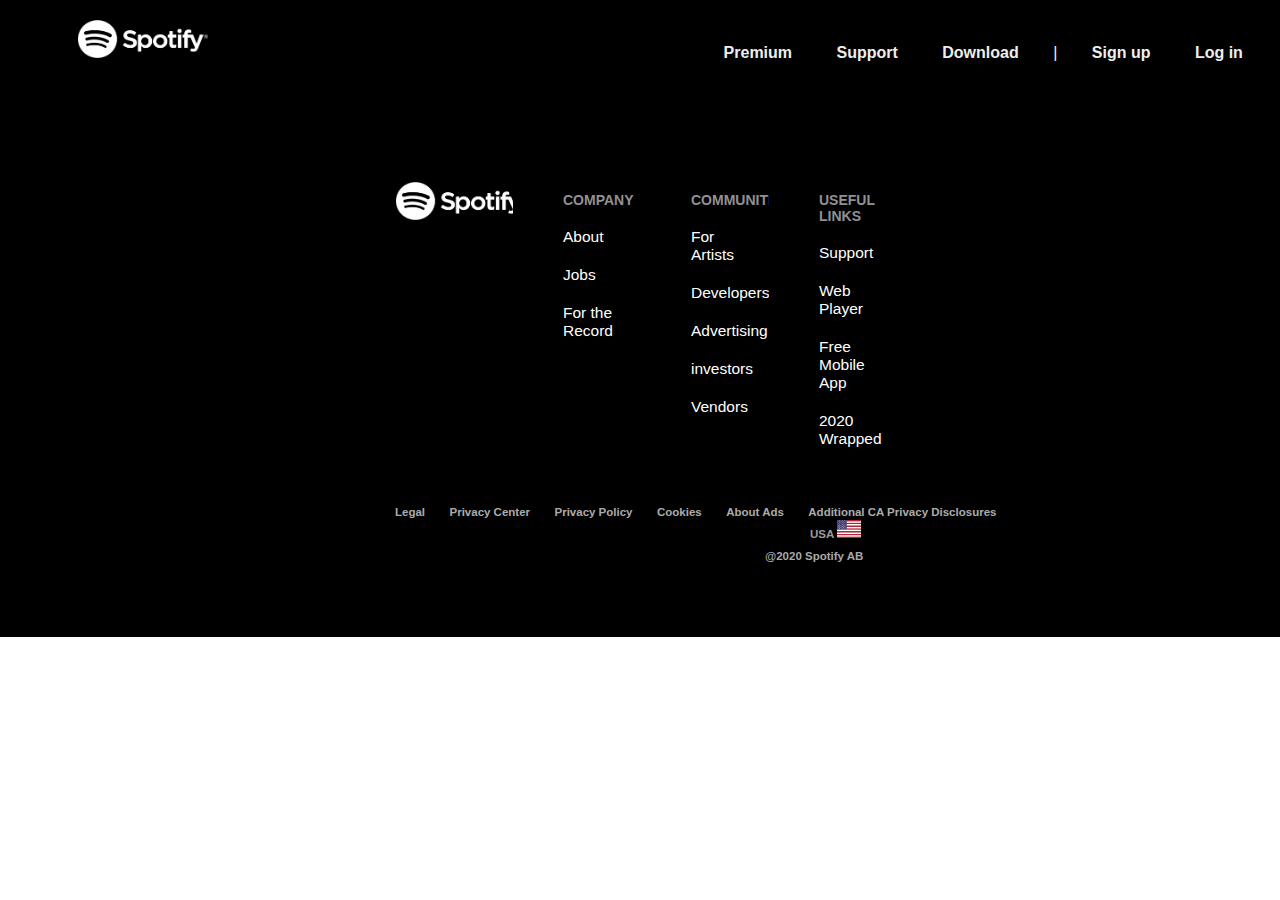
<file: CIS4160 Final Project/index.html>
<!DOCTYPE html>
<html lang="en">
<head>
    <meta charset="UTF-8">
    <meta name="viewport" content="width=device-width, initial-scale=1.0">
    <title>Spotify Replica</title>
    <link rel="stylesheet" href="style.css">
</head>
<body>
    <header>
        <div class="container">
            <ul class="header-nav">
                <a class="header-menu" href="index.html"><img class = "header-logo" src="images/Spotify_Logo_CMYK_White.png"></a>
                <a class="header-menu" href="">Premium</a>
                <a class="header-menu" href="">Support</a>
                <a class="header-menu" href="">Download</a>
                <a class="divider">|</a>
                <a class="header-menu" href="">Sign up</a>
                <a class="header-menu" href="">Log in</a>
            </ul>
        </div>
    </header>

    <footer>
        <div class="footer-container">
            <div class="footer-child"><a href="index.html"><img src="images/Spotify_Logo_CMYK_White.png"></a></div>
            <div class="footer-child">
                <ul class="footer-nav">
                    <p>COMPANY</p>
                    <a class="footer-menu" href="#">About</a>
                    <a class="footer-menu" href="#">Jobs</a>
                    <a class="footer-menu" href="#">For the Record</a>
                </ul>
            </div>
            <div class="footer-child">
                <ul class="footer-nav">
                    <p>COMMUNITIES</p>
                    <a class="footer-menu" href="#">For Artists</a>
                    <a class="footer-menu" href="#">Developers</a>
                    <a class="footer-menu" href="#">Advertising</a>
                    <a class="footer-menu" href="#">investors</a>
                    <a class="footer-menu" href="#">Vendors</a>
                </ul>
            </div>
            <div class="footer-child">
                <ul class="footer-nav">
                    <p>USEFUL LINKS</p>
                    <a class="footer-menu" href="#">Support</a>
                    <a class="footer-menu" href="#">Web Player</a>
                    <a class="footer-menu" href="#">Free Mobile App</a>
                    <a class="footer-menu" href="#">2020 Wrapped</a>
                </ul>
            </div>
        </div>
        
        <div class="footer-bot">
            <ul class="footer-info">
                <a class="footer-legal" href="#">Legal</a>
                <a class="footer-legal" href="#">Privacy Center</a>
                <a class="footer-legal" href="#">Privacy Policy</a>
                <a class="footer-legal" href="#">Cookies</a>
                <a class="footer-legal" href="#">About Ads</a>
                <a class="footer-legal" href="#">Additional CA Privacy Disclosures</a>
                <div class="Region">
                    <a class="Region-text" href="#">USA
                        <img class="us-flag" src="images/usflag.png"></a>
                    <p>@2020 Spotify AB</p>
                </div>
                                
            </ul>
        </div>
        
        
    </footer>
</body>
</html>
</file>
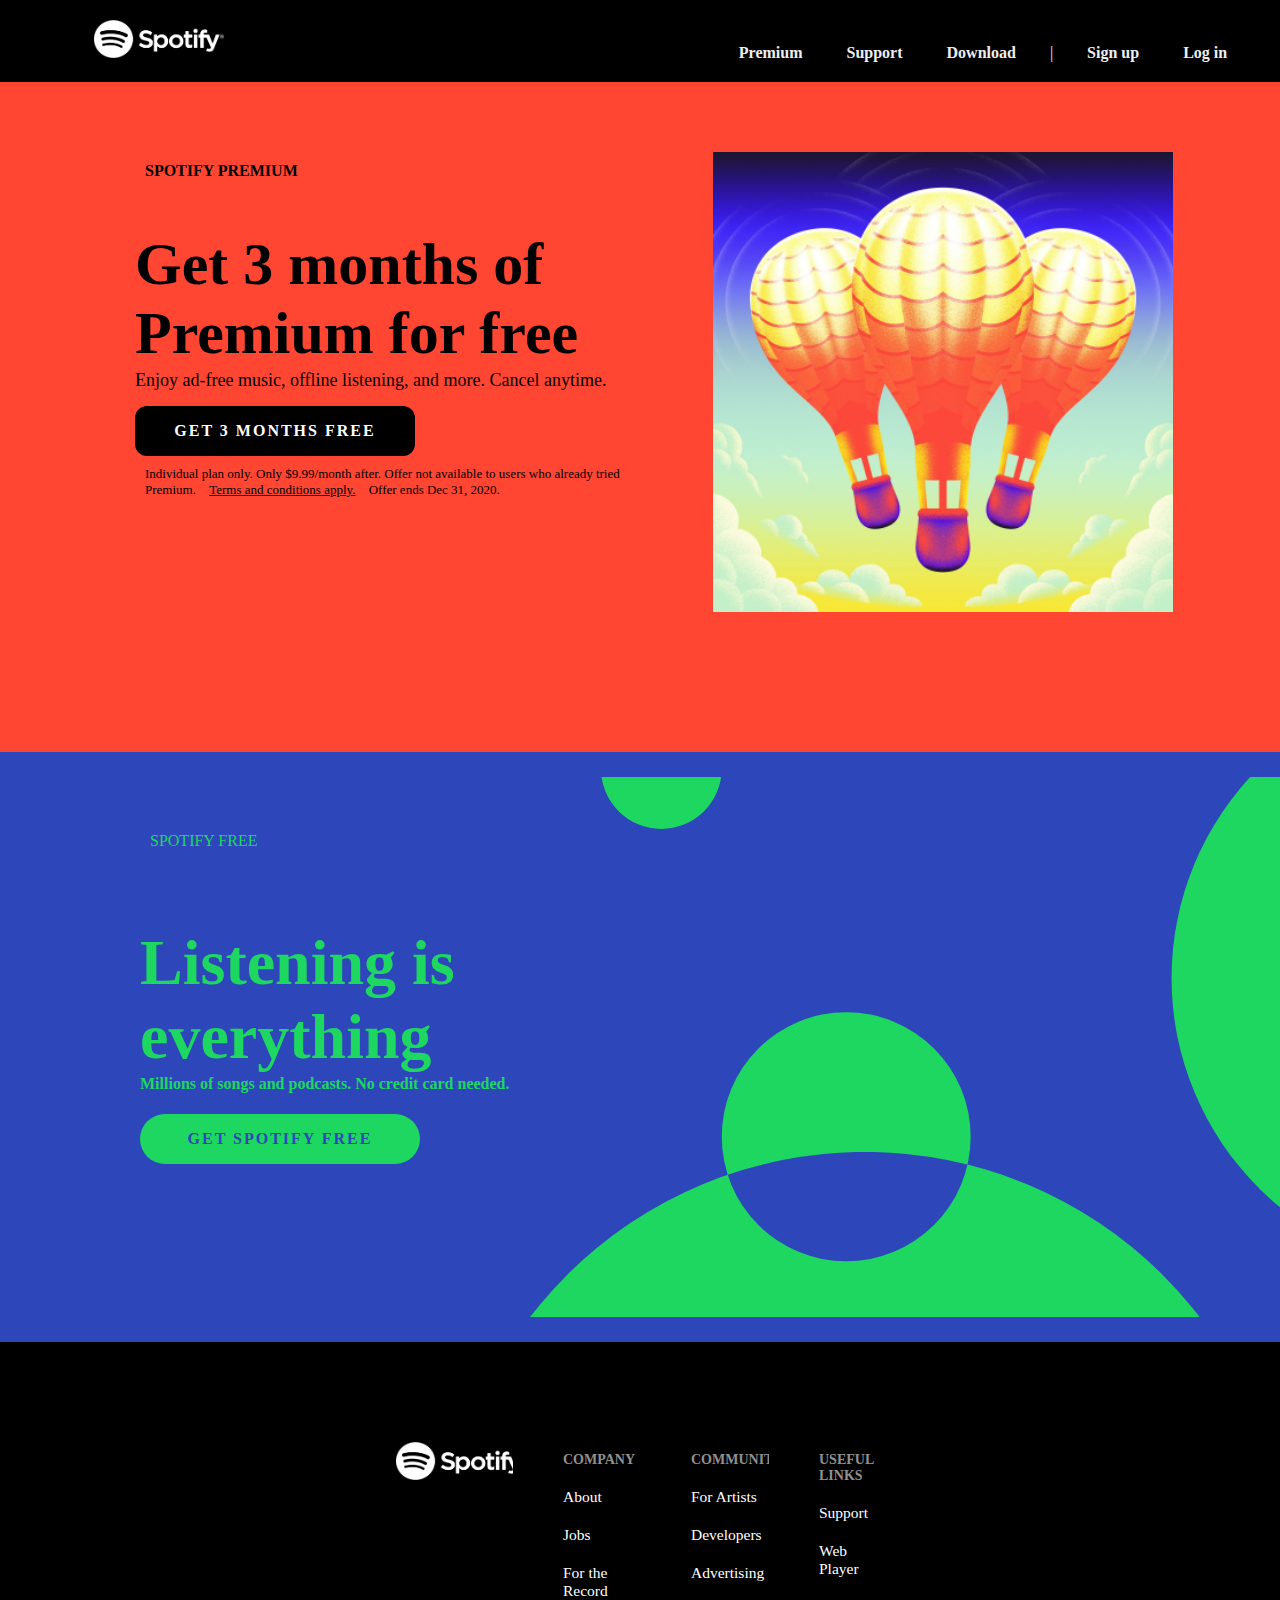
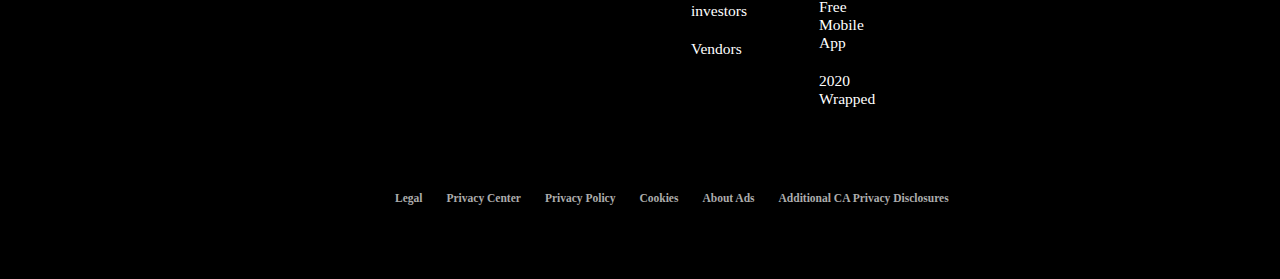
<file: Spotify-login v1.0/index.html>
<!DOCTYPE html>
<html lang="en">

<head>
    <meta charset="UTF-8">
    <meta name="viewport" content="width=device-width, initial-scale=1.0">
    <title>Spotify Replica</title>
    <link rel="stylesheet" href="style.css">

</head>

<body>

    <header>
        <div class="container">
            <ul class="header-nav">
                <a class="header-menu" href="index.html"><img class="header-logo"
                        src="images/Spotify_Logo_CMYK_White.png"></a>
                <a class="header-menu" href="">Premium</a>
                <a class="header-menu" href="">Support</a>
                <a class="header-menu" href="">Download</a>
                <a class="divider">|</a>
                <a class="header-menu" href="">Sign up</a>
                <a class="header-menu" href="loginPage/login.php">Log in</a>
            </ul>
        </div>
    </header>
    <section class="main">
        <div class="wrapper">
            <div class="mtxt">
                <div id="top">
                    <p>
                        Spotify Premium
                    </p>
                </div>
                <div>
                    <h1>
                        Get 3 months of Premium for free
                    </h1>
                </div>
                <div>
                    <h2>Enjoy ad-free music, offline listening, and more. Cancel anytime.</h2>
                </div>
                <div class="button">
                    Get 3 Months Free
                </div>
                <div>
                    <p class="smol">
                        Individual plan only. Only $9.99/month after. Offer not available to users who already tried
                        Premium. <a href="https://www.spotify.com/legal/premium-promotional-offer-terms%22%3E">Terms
                            and conditions apply.</a> Offer ends Dec 31, 2020.
                    </p>

                </div>

            </div>
            <div class="mimage">
            </div>
        </div>
    </section>
    <section class="main2">
        <div class="wrapper">
            <div class="mtxt2">
                <div id="top">
                    <p>
                        Spotify Free
                    </p>
                </div>
                <div>
                    <h3>
                        Listening is everything
                    </h3>
                </div>
                <div>
                    <h4> Millions of songs and podcasts. No credit card needed.
                    </h4>
                </div>
                <div class="button2">
                    Get Spotify Free
                </div>
                <div>


                </div>
            </div>
        </div>
    </section>
    <footer>
        <div class="footer-container">
            <div class="footer-child"><a href="index.html"><img src="images/Spotify_Logo_CMYK_White.png"></a></div>
            <div class="footer-child">
                <ul class="footer-nav">
                    <p>COMPANY</p>
                    <a class="footer-menu" href="#">About</a>
                    <a class="footer-menu" href="#">Jobs</a>
                    <a class="footer-menu" href="#">For the Record</a>
                </ul>
            </div>
            <div class="footer-child">
                <ul class="footer-nav">
                    <p>COMMUNITIES</p>
                    <a class="footer-menu" href="#">For Artists</a>
                    <a class="footer-menu" href="#">Developers</a>
                    <a class="footer-menu" href="#">Advertising</a>
                    <a class="footer-menu" href="#">investors</a>
                    <a class="footer-menu" href="#">Vendors</a>
                </ul>
            </div>
            <div class="footer-child">
                <ul class="footer-nav">
                    <p>USEFUL LINKS</p>
                    <a class="footer-menu" href="#">Support</a>
                    <a class="footer-menu" href="#">Web Player</a>
                    <a class="footer-menu" href="#">Free Mobile App</a>
                    <a class="footer-menu" href="#">2020 Wrapped</a>
                </ul>
            </div>
        </div>

        <div class="footer-bot">
            <ul class="footer-info">
                <a class="footer-legal" href="#">Legal</a>
                <a class="footer-legal" href="#">Privacy Center</a>
                <a class="footer-legal" href="#">Privacy Policy</a>
                <a class="footer-legal" href="#">Cookies</a>
                <a class="footer-legal" href="#">About Ads</a>
                <a class="footer-legal" href="#">Additional CA Privacy Disclosures</a>
                <div class="Region">
                    <a class="Region-text" href="#">USA
                        <img class="us-flag" src="images/usflag.png"></a>
                    <p>@2020 Spotify AB</p>
                </div>

            </ul>
        </div>


    </footer>
</body>

</html>
</file>
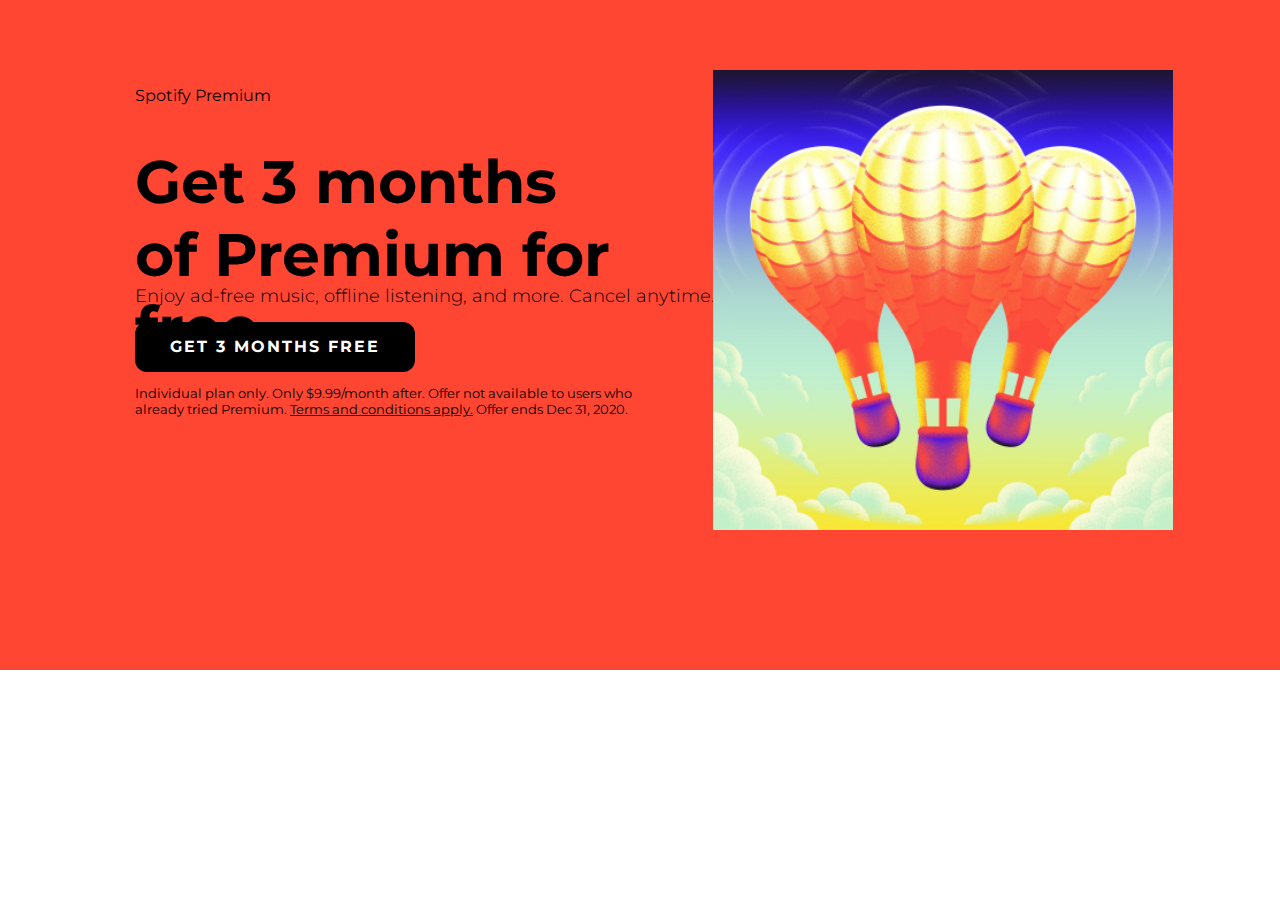
<file: orangepart.html>
<!DOCTYPE html>
<html lang="en">

<head>
    <meta charset="UTF-8">
    <meta name="viewport" content="width=<device-width>, initial-scale=1.0">
    <title>Spotify</title>
    <link rel="preconnect" href="https://fonts.gstatic.com">
    <link href="https://fonts.googleapis.com/css2?family=Montserrat:wght@400;600;700&display=swap" rel="stylesheet">
    <link rel="stylesheet" href="style.css">
</head>

<body>
    <section class="main">
        <div class="wrapper">
            <div class="mtxt">
                <div>
                    <p>
                        Spotify Premium
                    </p>
                </div>
                <div>
                    <h1>
                        Get 3 months of Premium for free
                    </h1>
                </div>
                <div>
                    <h2>Enjoy ad-free music, offline listening, and more. Cancel anytime.</h2>
                </div>
                <div class="button">
                    Get 3 Months Free
                </div>
                <div>
                    <p id="smol">
                        Individual plan only. Only $9.99/month after. Offer not available to users who already tried
                        Premium. <a href="https://www.spotify.com/legal/premium-promotional-offer-terms">Terms
                            and conditions apply.</a> Offer ends Dec 31, 2020.
                    </p>
                </div>
            </div>
            <div class="mimage">

            </div>
        </div>
    </section>
</body>

</html>
</file>
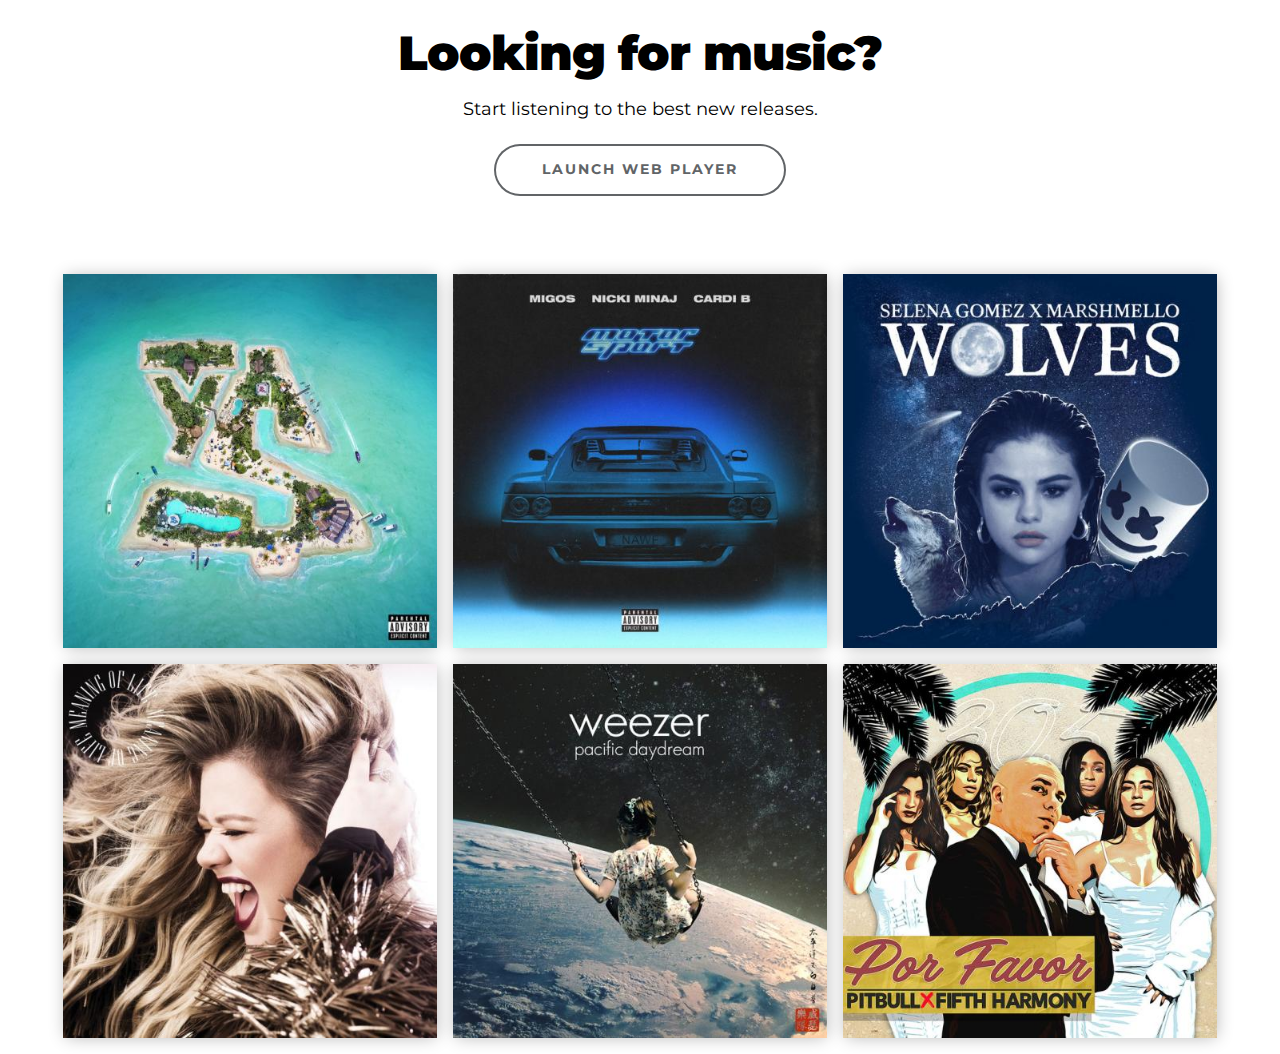
<file: albumtiles/homepagealbums.html>
<!DOCTYPE html>
<html>

<head>
    <link rel="stylesheet" href="homepagegrid.css">
</head>

<body>
    <div>
        <h2 class="main-upper">Looking for music?</h2>
        <p>
            <h4 class="main-lower"> Start listening to the best new releases.</h4>
        </p>
        <button class="btn">
            Launch Web Player
        </button>
        <div class="contain">
            <div class="box">
                <div class="album-txt">
                    <h2 class="album-title">Beach House 3</h2>
                    <h4 class="album-artist">Ty Dolla $ign</h4>
                    <button class="album-btn">
                        PLAY NOW
                    </button>
                </div>
                <img class="album" src="BeachHouse3.jpg" alt="Beach House 3">
            </div>
            <div class="box">
                <div class="album-txt">
                    <h2 class="album-title">MotorSport</h2>
                    <h4 class="album-artist">Migos</h4>
                    <button class="album-btn">
                            PLAY NOW
                        </button>
                </div>
                <img class="album" src="MotorSport.jpg" alt="MotorSport">
            </div>
            <div class="box">
                <div class="album-txt">
                    <h2 class="album-title">Wolves</h2>
                    <h4 class="album-artist">Selena Gomez</h4>
                    <button class="album-btn">
                                PLAY NOW
                            </button>
                </div>
                <img class="album" src="Wolves.jpg" alt="Wolves">
            </div>
            <div class="box">
                <div class="album-txt">
                    <h2 class="album-title">Meaning of Life</h2>
                    <h4 class="album-artist"> Kelly Clarkson</h4>
                    <button class="album-btn">
                                    PLAY NOW
                                </button>
                </div>
                <img class="album" src="MeaningofLife.jpg" alt="Meaning of Life">
            </div>
            <div class="box">
                <div class="album-txt">
                    <h2 class="album-title">Pacific Daydream</h2>
                    <h4 class="album-artist">Weezer</h4>
                    <button class="album-btn">
                                        PLAY NOW
                                    </button>
                </div>
                <img class="album" src="PacificDaydream.jpg" alt="Pacific Daydream">
            </div>
            <div class="box">
                <div class="album-txt">
                    <h2 class="album-title">Por Favor</h2>
                    <h4 class="album-artist">Pitbull</h4>
                    <button class="album-btn">
                                            PLAY NOW
                                        </button>
                </div>
                <img class="album" src="PorFavor.jpg" alt="Por Favor">
            </div>
        </div>
</body>

</html>
</file>
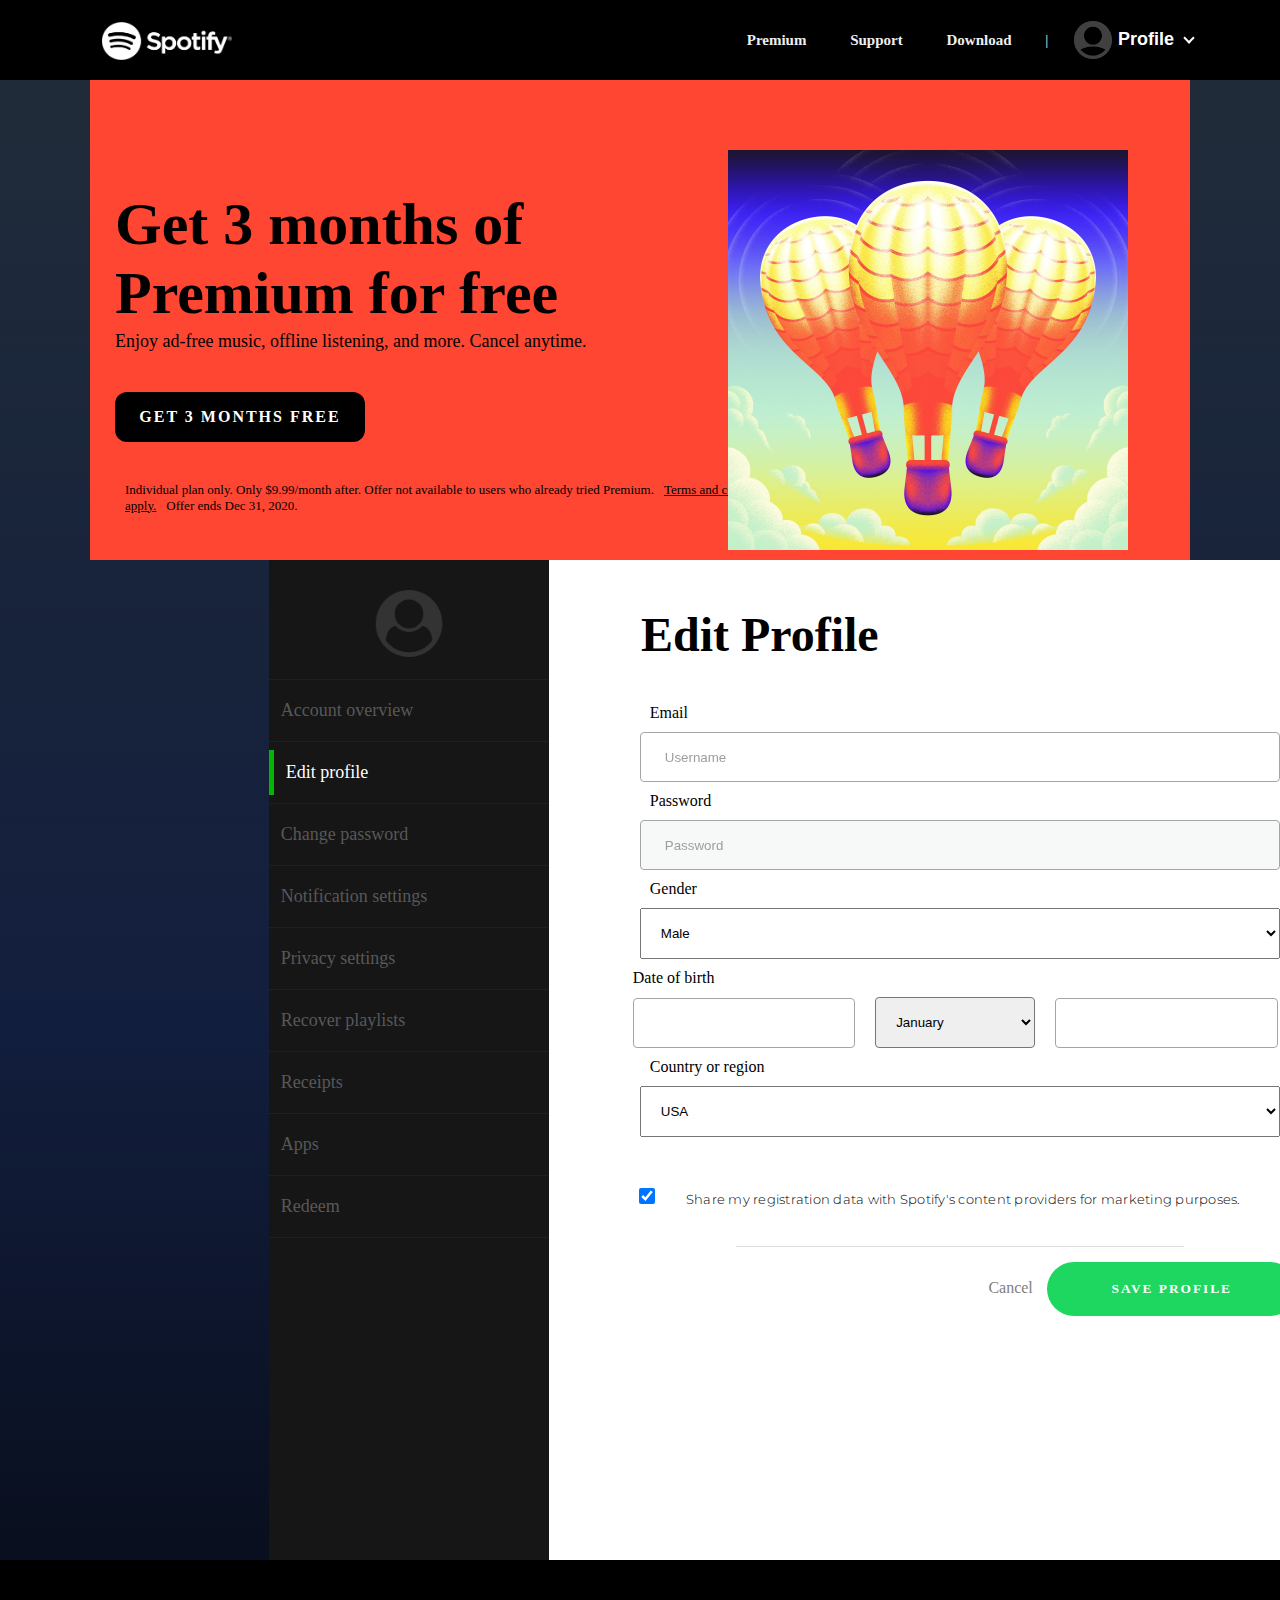
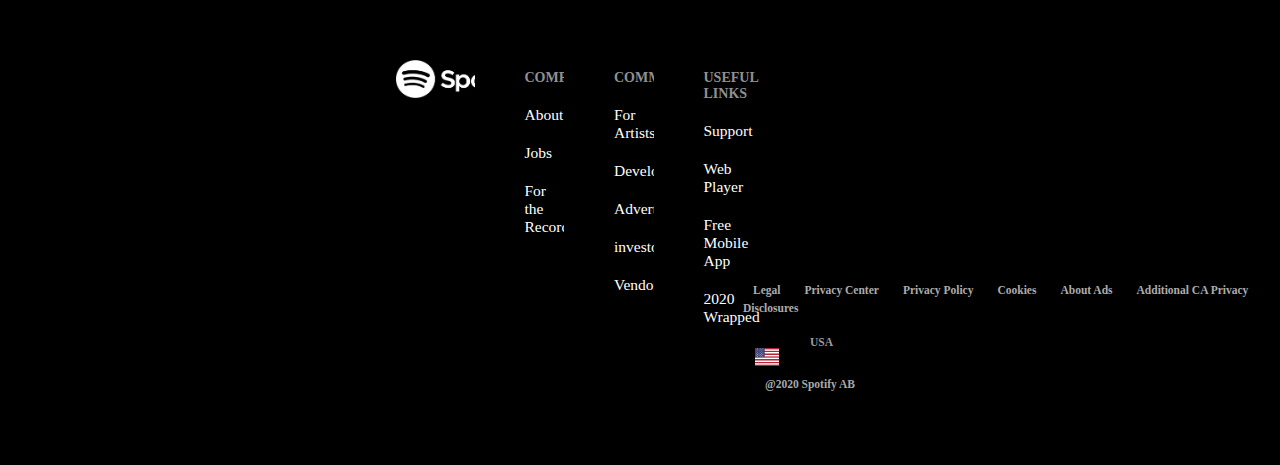
<file: Spotify-login v1.0/loginPage/edit_profile.html>
<!DOCTYPE html>
<html lang="en">

<head>
    <meta charset="UTF-8">
    <meta name="viewport" content="width=device-width, initial-scale=1.0">
    <title>Spotify Replica</title>
    <link rel="stylesheet" href="stylePage.css">
    <link rel="stylesheet" href="login-style.css">
    <link rel="stylesheet" href="/Spotify-login v1.0/style.css">
</head>

<body>
    <!--Header Nav-->
    <header>
        <div class="container">
            <ul class="header-nav">
                <a class="header-menu" href="index.html"><img class="header-logo"
                        src="imgs/Spotify_Logo_CMYK_White.png"></a>
                <a class="header-menu" href="https://www.spotify.com/us/premium/">Premium</a>
                <a class="header-menu" href="https://support.spotify.com/us/">Support</a>
                <a class="header-menu" href="https://www.spotify.com/us/download/windows/">Download</a>
                <a class="divider">|</a>
                <div class="dropdown">
                    <button class="profile-menu"><img class="profile-icon-top" src="imgs/profile-icon-top.svg">Profile
                        <i class="arrow down"></i></button>
                </div>
            </ul>
        </div>
    </header>

    <section class="main">
        <div class="wrapper">
            <div class="mtxt">
                <div>
                    <h1>
                        Get 3 months of Premium for free
                    </h1>
                </div>
                <div>
                    <h2>Enjoy ad-free music, offline listening, and more. Cancel anytime.</h2>
                </div>
                <div class="button">
                    Get 3 Months Free
                </div>
                <div>
                    <p id="smol">
                        Individual plan only. Only $9.99/month after. Offer not available to users who already tried
                        Premium.<a href="https://www.spotify.com/legal/premium-promotional-offer-terms%22%3E">Terms
                            and conditions apply.</a>Offer ends Dec 31, 2020.
                    </p>
                </div>
            </div>
            <div class="mimage">
            </div>
        </div>
    </section>

    <div class="sideNav">
        <div class="wrap">
            <div class="vertical-menu">
                <img class="profile-icon" src="imgs/profile-icon.png">
                <hr style="border: 0.1px solid rgb(32, 32, 32); border-top: none;">
                <a href="accountOverview.html">Account overview</a>
                <hr style="border: 0.1px solid rgb(32, 32, 32); border-top: none;">
                <a href="account.html" class="active">Edit profile</a>
                <hr style="border: 0.1px solid rgb(32, 32, 32); border-top: none;">
                <a href="#">Change password</a>
                <hr style="border: 0.1px solid rgb(32, 32, 32); border-top: none;">
                <a href="#">Notification settings</a>
                <hr style="border: 0.1px solid rgb(32, 32, 32); border-top: none;">
                <a href="#">Privacy settings</a>
                <hr style="border: 0.1px solid rgb(32, 32, 32); border-top: none;">
                <a href="#">Recover playlists</a>
                <hr style="border: 0.1px solid rgb(32, 32, 32); border-top: none;">
                <a href="#">Receipts</a>
                <hr style="border: 0.1px solid rgb(32, 32, 32); border-top: none;">
                <a href="#">Apps</a>
                <hr style="border: 0.1px solid rgb(32, 32, 32); border-top: none;">
                <a href="#">Redeem</a>
                <hr style="border: 0.1px solid rgb(32, 32, 32); border-top: none;">
            </div>
        </div>

        <div class="account-page">
            <section class="edit-container">
                <h1 id="editTitle">Edit Profile</h1>
                <form method="GET" action="#" class="login-form">
                    <div>
                        <p class="text">Email</p>
                        <input type="text" name="username" placeholder="Username">
                    </div>
                    <div>
                        <p class="text">Password</p>
                        <input type="password" disabled name="password" placeholder="Password">
                    </div>
                    <div>
                        <p class="text">Gender</p>
                        <select class="selGendOpt">
                            <option>
                                Male
                            </option>
                            <option>
                                Female
                            </option>
                        </select>
                    </div>

                    <div>
                        <p class='text'>Date of birth</p>
                        <div class="dob">
                            <input required id="dobDay" type="text" name="day">
                            <label for="dobDay">Date</label>
                            <label for="dobMon">Month</label>
                            <select id="dobMon">
                                <option value="january">
                                    January
                                </option>
                                <option value="feburary">
                                    Feburary
                                </option>
                                <option value="march">
                                    March
                                </option>
                                <option value="april">
                                    April
                                </option>
                                <option value="may">
                                    May
                                </option>
                                <option value="june">
                                    June
                                </option>
                                <option value="july">
                                    July
                                </option>
                                <option value="august">
                                    August
                                </option>
                                <option value="september">
                                    September
                                </option>
                                <option value="october">
                                    October
                                </option>
                                <option value="november">
                                    November
                                </option>
                                <option value="december">
                                    December
                                </option>
                            </select>
                            <label for="dobYr">Year</label>
                            <input required id="dobYr" type="text" name="year" placeholder="">
                        </div>
                    </div>
                    <div>
                        <p class="text">Country or region</p>
                        <select id="country" class="selGendOpt">
                            <option value="us">USA</option>
                        </select>
                    </div>
                    <div class="chkbxSmall" id="checkBox">
                        <input type="checkbox" name="remember" checked autocomplete="off">
                        <p> Share my registration data with Spotify's content providers for marketing purposes.</p>
                    </div>
                    <div class="line"></div>
                    <div class="save-profile">
                        <a href="#">Cancel</a>
                        <button class="button2">Save Profile</button>
                    </div>
                </form>
            </section>
        </div>
    </div>

    <footer>
        <div class="footer-container">
            <div class="footer-child"><a href="index.html"><img src="imgs/Spotify_Logo_CMYK_White.png"></a></div>
            <div class="footer-child">
                <ul class="footer-nav">
                    <p>COMPANY</p>
                    <a class="footer-menu" href="#">About</a>
                    <a class="footer-menu" href="#">Jobs</a>
                    <a class="footer-menu" href="#">For the Record</a>
                </ul>
            </div>
            <div class="footer-child">
                <ul class="footer-nav">
                    <p>COMMUNITIES</p>
                    <a class="footer-menu" href="#">For Artists</a>
                    <a class="footer-menu" href="#">Developers</a>
                    <a class="footer-menu" href="#">Advertising</a>
                    <a class="footer-menu" href="#">investors</a>
                    <a class="footer-menu" href="#">Vendors</a>
                </ul>
            </div>
            <div class="footer-child">
                <ul class="footer-nav">
                    <p>USEFUL LINKS</p>
                    <a class="footer-menu" href="#">Support</a>
                    <a class="footer-menu" href="#">Web Player</a>
                    <a class="footer-menu" href="#">Free Mobile App</a>
                    <a class="footer-menu" href="#">2020 Wrapped</a>
                </ul>
            </div>
        </div>
        <!--footer at the very bottom-->
        <div class="footer-bot">
            <ul class="footer-info">
                <a class="footer-legal" href="#">Legal</a>
                <a class="footer-legal" href="#">Privacy Center</a>
                <a class="footer-legal" href="#">Privacy Policy</a>
                <a class="footer-legal" href="#">Cookies</a>
                <a class="footer-legal" href="#">About Ads</a>
                <a class="footer-legal" href="#">Additional CA Privacy Disclosures</a>
                <div class="Region">
                    <a class="Region-text" href="#">USA
                        <img class="us-flag" src="imgs/usflag.png"></a>
                    <p>@2020 Spotify AB</p>
                </div>

            </ul>
        </div>


    </footer>
</body>

</html>
</file>
<file: CIS4160 Final Project/style.css>
html{
    font-family: Arial, Helvetica, sans-serif;
}
body{
    margin: 0;
    width: 100%;
}
/*Header styling*/
.header-nav{
    list-style-type: none;
    padding: 0;
    margin: 0;
    background-color: black;
    padding: 20px;
    width: 100%;
}
.header-menu{
    text-decoration: none;
    color: #eeeeee;
    font-weight: bold;
    padding: 20px;
    width: 100%;
}
.divider{
    color: #eeeeee;
}
header{
    text-align: center;;
    width: 100%;
}
img{
    width: 132px;
    height: 37.89px;
    margin-right: 470px;
}
a:hover{
    color: #52D54D;
}

/*Main Flag*/
:root {
    --main1cl: rgb(255, 70, 50);
    --txt: black;
  }
  body {
    font-family: "Montserrat", sans-serif;
    width: 100%;
  }
  section.main {
    display: flex;
    flex-direction: column;
    align-items: center;
    background: var(--main1cl);
    box-sizing: border-box;
    text-align: left;
    margin: 35 16px;
    padding-top: 70px;
  }
  .wrapper {
    display: flex;
    flex-direction: row;
  }
  .mtxt {
    width: 50%;
    padding-left: 50px;
    text-align: left;
  }
  .mimage {
    background: url("holiday-2020-balloons.png");
    width: 500px;
    height: 500px;
    display: flex;
    background-size: contain;
    margin: auto;
    padding-left: 60px;
  }
  #smol {
    display: inline-block;
    font-size: 13px;
    width: 700px;
  }
  #smol a {
    color: var(--txt);
  }
  .button {
    background: var(--txt);
    width: 250px;
    padding: 15px;
    color: white;
    text-align: center;
    border-radius: 12px;
    text-transform: uppercase;
    font-weight: 700;
    line-height: 20px;
    letter-spacing: 2px;
  }
  

/*Footer Styling*/
p{
    margin: 0;
    padding: 10px;
}
.footer-container{
    color:rgb(145, 145, 145);
    font-weight: bold;
    font-size: 14px;
    background-color: black;
    width: 100%;
    height: 20rem;
    padding-top: 100px;
    padding-left: 385px;
}
.footer-menu{
    text-decoration: none;
    color:#ffff;
    font-weight: lighter;
    font-size: 15.5px;
    display: block;
}
.footer-nav{
    background-color: black;
    margin: 0;
}
.footer-child{
    width: 10%;
    float: left;
}
a{
    padding: 10px;
}
.footer-info{
    background-color: black;
    margin: 0;
    color: white;
    padding-left: 385px;
    border: none;
    width: 100%;
    padding-bottom: 65px;
}
.footer-legal{
    text-decoration:none;
    color: rgb(172, 172, 172);
    font-size: 11.5px;
    font-weight: bold;
}
.Region{
    display: inline-block;
    color: rgb(168, 168, 168);
    padding-left: 370px;
    font-size: 11.5px;
    font-weight: bolder;
}
.Region-text{
    text-decoration: none;
    color:rgb(156, 156, 156);
    padding-left: 55px;
}
.us-flag{
    width: 24px;
    height: 18px;
}
#circle{
    width: 50px;
    height: 50px;
    -webkit-border-radius: 25px;
    -moz-border-radius: 25px;
    border-radius: 25px;
    background: blue;
}
</file>
<file: Spotify-login v1.0/style.css>
@import url(//db.onlinewebfonts.com/c/112ec584bfc481ccde03444e67f8fc3f?family=Circular+Spotify+Tx+T+Bold);
@import url("https://fonts.googleapis.com/css2?family=Montserrat:wght@300;400&display=swap");
:root {
  --main1cl: rgb(255, 70, 50);
  --txt: black;
  --main2cl: #2d46b9;
  --txt2: #1ed760;
  --ft: "Circular Spotify Tx T Bold";
  --ft2: "Montserrat";
}
html {
  font-family: var(--ft);
}
body {
  margin: 0;
  padding: 0;
  max-width: 100%;
  box-sizing: border-box;
  overflow-x: hidden;
}
/*Header styling*/
.header-nav {
  list-style-type: none;
  padding: 0;
  margin: 0;
  background-color: black;
  padding: 20px;
  width: 100%;
}
.header-menu {
  text-decoration: none;
  color: #eeeeee;
  font-weight: bold;
  padding: 20px;
  width: 100%;
}
.divider {
  color: #eeeeee;
}
header {
  text-align: center;
  width: 100%;
}
.header-logo {
  width: 132px;
  height: 37.89px;
  margin-right: 470px;
}
.stick {
  top: 0;
  background: rgba(0, 0, 0, 0.8);
  position: fixed;
  width: 100%;
  z-index: 1;
}
a:hover {
  color: #52d54d;
}
/*main*/

/* entire orange section of page */
section.main {
  display: flex;
  flex-direction: column;
  align-items: center;
  background: var(--main1cl);
  box-sizing: border-box;
  text-align: left;
  margin: 35 16px;
  padding-top: 70px;
}
/* wraps both the text and image section */
.wrapper {
  display: flex;
  flex-direction: row;
}

.mtxt {
  width: 50%;
  padding-left: 50px;
  text-align: left;
}
.mtxt h1 {
  font-size: 60px;
  font-weight: 700;
  width: 500px;
  height: 100px;
}
.mtxt h2 {
  font-weight: 300;
  font-size: 18px;
  width: 600px;
}
/*ballon image section of page */
.mimage {
  background: url("images/balloon.png") no-repeat;
  width: 400px;
  height: 400px;
  display: flex;
  background-size: contain;
  margin: auto;
  padding-left: 60px;
  padding-bottom: 200px;
}
/*small text */
.smol {
  display: inline-block;
  font-size: 13px;
  width: 500px;
}
.smol a {
  color: var(--txt);
}
/*button animation there is a bug in this first one */
.button {
  background: var(--txt);
  width: 250px;
  padding: 15px;
  color: white;
  text-align: center;
  border-radius: 12px;
  text-transform: uppercase;
  font-weight: 700;
  line-height: 20px;
  letter-spacing: 2px;
  user-select: none;
  cursor: pointer;
}
.button:hover {
  animation: changecolor 1s;
}
@keyframes changecolor {
  from {
    background: var(--txt);
  }
  to {
    background: white;
    color: var(--txt);
  }
}
/*second half of page.*/

#top {
  text-transform: uppercase;
  font-weight: 700;
}
/* entire blue section of page */
section.main2 {
  display: flex;
  flex-direction: column;
  align-items: center;
  color: var(--txt2);
  background-position: center;
  background-color: var(--main2cl);
  background-repeat: no-repeat;
  background-image: url("images/circles.svg");
  background-size: 100%;
  box-sizing: border-box;
  text-align: left;
  margin: 35 16px;
  padding-top: 70px;
  min-height: 590px;
}
/*text area */
.mtxt2 {
  text-align: left;
  padding-right: 500px;
  display: flex;
  flex-direction: column;
}
.mtxt2 h3 {
  font-size: 64px;
  height: 64px;
  font-weight: 700;
  max-width: 500px;
}
.mtxt2 p {
  font-weight: 300;
  margin: 0;
  display: block;
  height: 20px;
}
/*new button */
.button2 {
  background: var(--txt2);
  width: 250px;
  padding: 15px;
  color: var(--main2cl);
  text-align: center;
  border-radius: 25px;
  text-transform: uppercase;
  font-weight: 700;
  line-height: 20px;
  letter-spacing: 2px;
  user-select: none;
  cursor: pointer;
}
.button2:hover {
  animation: changecolor normal 0.8s;
}
@keyframes changecolor {
  from {
    background: var(--txt2);
  }
  to {
    background: white;
    transform: scale(1.03);
    color: var(--txt);
  }
}

/*song grid */
.grid-section {
  text-align: center;
}
.main-upper {
  font-family: "Montserrat", sans-serif;
  font-style: normal;
  font-size: 48px;
  font-weight: 900;
  letter-spacing: -0.96px;
  text-align: center;
  margin-top: 24px;
  margin-bottom: 12px;
}

.main-lower {
  font-family: "Montserrat", sans-serif;
  font-style: normal;
  font-size: 18px;
  font-weight: 400;
  text-align: center;
  margin-top: 9px;
  margin-bottom: 24px;
}

.album-title {
  font-family: "Montserrat", sans-serif;
  font-style: normal;
  text-align: center;
  font-size: 32px;
  font-weight: 900;
  letter-spacing: -0.48px;
  margin-bottom: 8px;
  margin-top: 16px;
  user-select: none;
}

.album-artist {
  font-family: "Montserrat", sans-serif;
  color: rgb(145, 148, 150);
  font-style: normal;
  text-align: center;
  font-size: 18px;
  font-weight: 400;
  margin-bottom: 18px;
  margin-top: 9px;
  user-select: none;
}

.album-btn {
  font-family: "Montserrat", sans-serif;
  color: rgb(30, 215, 96);
  background-color: rgba(0, 0, 0, 0);
  font-size: 14px;
  font-weight: 700;
  letter-spacing: 2px;
  border: none;
  user-select: none;
  cursor: pointer;
}

.btn {
  background-color: white;
  border-radius: 500px;
  border: black;
  box-shadow: rgb(97, 100, 103) 0px 0px 0px 2px inset;
  color: rgb(97, 100, 103);
  font-family: "Montserrat", sans-serif;
  font-size: 14px;
  font-weight: 700;
  letter-spacing: 2px;
  margin-bottom: 70px;
  padding-bottom: 18px;
  padding-left: 48px;
  padding-right: 48px;
  padding-top: 16px;
  text-align: center;
  text-transform: uppercase;
  transition: all 0.3s ease-in-out;
}

.btn:hover {
  color: white;
  background-color: rgb(97, 100, 103);
}

.contain {
  display: flex;
  flex-flow: row wrap;
  align-items: center;
  justify-content: center;
  flex-wrap: wrap;
  margin: 0;
  padding: 0;
}

.box {
  position: relative;
  height: 374px;
  width: 374px;
  margin: 0.5rem;
  box-shadow: 1px 1px 16px -2px rgba(0, 0, 0, 0.3);
  font-size: 2rem;
  text-align: center;
  opacity: 1;
}

.album-txt {
  position: absolute;
  left: 50%;
  top: 50%;
  transform: translate(-50%, -50%);
  z-index: 1;
  color: white;
  opacity: 0;
  transition: opacity 0.5s cubic-bezier(0.5, 0, 0, 1) 0s;
  height: 374px;
  width: 374px;
  display: flex;
  flex-direction: column;
  justify-content: center;
}

/* .box:hover {
      opacity: 1;
  } */

.album-txt:hover {
  opacity: 1;
  background-color: rgba(0, 0, 0, 0.8);
}

.album {
  width: 100%;
  position: relative;
}

/*Footer Styling*/
p {
  margin: 0;
  padding: 10px;
}
.footer-container {
  color: rgb(145, 145, 145);
  font-weight: bold;
  font-size: 14px;
  background-color: black;
  width: 100%;
  height: 20rem;
  padding-top: 100px;
  padding-left: 385px;
}
.footer-menu {
  text-decoration: none;
  color: #ffff;
  font-weight: lighter;
  font-size: 15.5px;
  display: block;
}
.footer-nav {
  background-color: black;
  margin: 0;
}
.footer-child {
  width: 10%;
  float: left;
}
a {
  padding: 10px;
}
.footer-info {
  background-color: black;
  margin: 0;
  color: white;
  padding-left: 385px;
  border: none;
  width: 100%;
  padding-bottom: 65px;
}
.footer-legal {
  text-decoration: none;
  color: rgb(172, 172, 172);
  font-size: 11.5px;
  font-weight: bold;
}
.footer-child img {
  width: 132px;
  height: 37.89px;
  margin-right: 470px;
}
.Region {
  display: inline-block;
  color: rgb(168, 168, 168);
  padding-left: 370px;
  font-size: 11.5px;
  font-weight: bolder;
}
.Region-text {
  text-decoration: none;
  color: rgb(156, 156, 156);
  padding-left: 55px;
}
.us-flag {
  width: 24px;
  height: 18px;
}
.region img {
  width: 132px;
  height: 37.89px;
  margin-right: 470px;
}

#circle {
  width: 50px;
  height: 50px;
  -webkit-border-radius: 25px;
  -moz-border-radius: 25px;
  border-radius: 25px;
  background: blue;
}
/* Account styles */
/*edit profile page */
/*Profile Dropdown menu*/
.profile-menu {
  width: fit-content;
  background-color: black;
  border: none;
  margin: 0;
  color: white;
  font-size: 18px;
  font-weight: 550;
  text-align: center;
}
.profile-menu:hover {
  color: #1ed760;
}

.profile-icon-top {
  margin: 0;
  width: 50px;
  filter: opacity(0.5) drop-shadow(0 0 0 white);
  vertical-align: middle;
}
.dropbtn {
  background-color: black;
  color: white;
  padding: 16px;
  font-size: 16px;
  border: none;
}
.dropdown {
  position: relative;
  display: inline-block;
}
.dropdown-content {
  display: none;
  position: absolute;
  background-color: #f1f1f1;
  min-width: 160px;
  box-shadow: 0px 8px 16px 0px rgba(0, 0, 0, 0.2);
  z-index: 1;
}
.dropdown-content a {
  color: black;
  padding: 12px 16px;
  text-decoration: none;
  display: block;
}
.arrow {
  border: solid white;
  border-width: 0 2px 2px 0;
  display: inline-block;
  padding: 3px;
  vertical-align: middle;
  margin: 0 0 3px 6px;
}
.down {
  transform: rotate(45deg);
  -webkit-transform: rotate(45deg);
}
/*Side-Nav*/
.sideNav {
  margin-left: 21%;
}
.wrap {
  float: left;
}

.vertical-menu {
  width: 280px; /* Set a width if you like */
  height: 1000px;
  background: rgb(22, 22, 22);
}

.profile-icon {
  width: 100px;
  height: auto;
  margin-left: 90px;
  margin-top: 30px;
  margin-bottom: 10px;
}

.vertical-menu a {
  background-color: rgb(22, 22, 22); /* Grey background color */
  color: rgb(88, 88, 88); /* Black text color */
  font-size: large;
  display: block; /* Make the links appear below each other */
  padding: 12px; /* Add some padding */
  text-decoration: none; /* Remove underline from links */
  text-align: left;
}

.vertical-menu a:hover {
  border-left-color: 5px green; /* Dark grey background on mouse-over */
}

.vertical-menu a.active {
  color: white;
}

/*Account page*/
.account-page {
  width: 1102px;
  height: 1000px;
  background: white;
  margin: 0;
  border: 0;
}
.edit-container {
  align-items: center;
  text-align: left;
  margin-bottom: 24px;
  box-sizing: border-box;
  display: flex;
  flex-direction: column;
  justify-content: space-around;
  -webkit-box-pack: justify;

  flex: 1;
  padding: 48px;
}
.edit-container input {
  width: 40rem;
  padding: 1.5rem;
  border-radius: 4px;
}
.edit-container p {
  margin: 0 20px 0 0;
}
.selGendOpt {
  width: 40rem;
  padding: 1rem;
}
.edit-container label {
  display: none;
}

.dob {
  display: flex;
  justify-items: space-evenly;
  flex-direction: row;
  margin: 0;
}
.dob > * {
  margin-left: 10px;
  margin-right: 10px;
}
.dob input {
  width: 33%;
}
.dob select {
  width: 10rem;
  padding: 1rem;
  border-radius: 4px;
}
#editTitle {
  margin-top: 30px;
  margin-right: 400px;
  font-weight: 800;
  display: block;
  font-size: 48px;
  line-height: 54px;
  margin-top: 0;
}
input[disabled] {
  background-color: rgb(245, 246, 246);
}
.save-profile {
  display: block;
  width: 100%;
  text-align: right;
}
.save-profile a {
  text-decoration: none;
  color: grey;
}
.save-profile a:hover {
  color: black;
}
.save-profile button {
  font-family: var(--ft);
  box-sizing: border-box;
  text-transform: uppercase;
  color: white;
  background-color: var(--txt2);
  border-radius: 10em;
  border: 0;
  padding: 17px 48px;
}
.save-profile button:hover {
  animation: incSize 0.8s;
  animation-fill-mode: forwards;
}
@keyframes incSize {
  from {
    background: var(--txt2);
  }
  to {
    transform: scale(1.03);
  }
}
.chkbxSmall p {
  font-family: var(--ft2);
  font-weight: 300;
  letter-spacing: 0.25px;
  font-size: 13px;
  display: inline-block;
  padding: 24px;
}
.chkbxSmall input {
  border-radius: 4px;
  color: var(--txt2);
  opacity: 100%;
  height: 16px;
  width: 16px;
}
</file>
<file: style.css>
:root {
  --main1cl: rgb(255, 70, 50);
  --txt: black;
  --main2cl: #2d46b9;
  --txt2: #1ed760;
}
body {
  font-family: "Montserrat", sans-serif;
  width: 100%;
  box-sizing: border-box;
  margin: 0;
  padding: 0;
}
/* entire orange section of page */
section.main {
  display: flex;
  flex-direction: column;
  align-items: center;
  background: var(--main1cl);
  box-sizing: border-box;
  text-align: left;
  margin: 35 16px;
  padding-top: 70px;
}
/* wraps both the text and image section */
.wrapper {
  display: flex;
  flex-direction: row;
}

.mtxt {
  width: 50%;
  padding-left: 50px;
  text-align: left;
}
.mtxt h1 {
  font-size: 60px;
  font-weight: 700;
  width: 500px;
  height: 100px;
}
.mtxt h2 {
  font-weight: 300;
  font-size: 18px;
  width: 600px;
}
/*ballon image section of page */
.mimage {
  background: url("holiday-2020-balloons.png") no-repeat;
  width: 400px;
  height: 400px;
  display: flex;
  background-size: contain;
  margin: auto;
  padding-left: 60px;
  padding-bottom: 200px;
}
/*small text */
#smol {
  display: inline-block;
  font-size: 13px;
  width: 500px;
}
#smol a {
  color: var(--txt);
}
/*button animation there is a bug in this first one */
.button {
  background: var(--txt);
  width: 250px;
  padding: 15px;
  color: white;
  text-align: center;
  border-radius: 12px;
  text-transform: uppercase;
  font-weight: 700;
  line-height: 20px;
  letter-spacing: 2px;
}
.button:hover {
  animation: changecolor 1s;
}
@keyframes changecolor {
  from {
    background: var(--txt);
  }
  to {
    background: white;
    color: var(--txt);
  }
}
/*second half of page.*/

#top {
  text-transform: uppercase;
  font-weight: 700;
}
/* entire blue section of page */
section.main2 {
  display: flex;
  flex-direction: column;
  align-items: center;
  color: var(--txt2);
  background-position: center;
  background-color: var(--main2cl);
  background-repeat: no-repeat;
  background-image: url(LiE_circles.svg);
  background-size: 100%;
  box-sizing: border-box;
  text-align: left;
  margin: 35 16px;
  padding-top: 70px;
  min-height: 590px;
}

.mtxt2 {
  text-align: left;
  padding-right: 500px;
  display: flex;
  flex-direction: column;
}
.mtxt2 h3 {
  font-size: 64px;
  height: 64px;
  font-weight: 700;
  max-width: 500px;
}
.mtxt2 p {
  font-weight: 300;
  margin: 0;
  display: block;
  height: 20px;
}
.button2 {
  background: var(--txt2);
  width: 250px;
  padding: 15px;
  color: var(--main2cl);
  text-align: center;
  border-radius: 25px;
  text-transform: uppercase;
  font-weight: 700;
  line-height: 20px;
  letter-spacing: 2px;
}
.button2:hover {
  animation: changecolor normal 0.8s;
}
@keyframes changecolor {
  from {
    background: var(--txt2);
  }
  to {
    background: white;
    transform: scale(1.03);
    color: var(--txt);
  }
}
</file>
<file: albumtiles/homepagegrid.css>
@import url('https://fonts.googleapis.com/css2?family=Montserrat:wght@700&display=swap');
.main-upper {
    font-family: "Montserrat", sans-serif;
    font-style: normal;
    font-size: 48px;
    font-weight: 900;
    letter-spacing: -0.96px;
    text-align: center;
    margin-top: 24px;
    margin-bottom: 12px;
}

.main-lower {
    font-family: "Montserrat", sans-serif;
    font-style: normal;
    font-size: 18px;
    font-weight: 400;
    text-align: center;
    margin-top: 9px;
    margin-bottom: 24px;
}

.album-title {
    font-family: "Montserrat", sans-serif;
    font-style: normal;
    text-align: center;
    font-size: 32px;
    font-weight: 900;
    letter-spacing: -0.48px;
    margin-bottom: 8px;
    margin-top: 16px
}

.album-artist {
    font-family: "Montserrat", sans-serif;
    color: rgb(145, 148, 150);
    font-style: normal;
    text-align: center;
    font-size: 18px;
    font-weight: 400;
    margin-bottom: 18px;
    margin-top: 9px;
}

.album-btn {
    font-family: "Montserrat", sans-serif;
    color: rgb(30, 215, 96);
    background-color: rgba(0, 0, 0, 0);
    font-size: 14px;
    font-weight: 700;
    letter-spacing: 2px;
    border: none;
}

body {
    text-align: center;
}

.btn {
    background-color: white;
    border-radius: 500px;
    border: black;
    box-shadow: rgb(97, 100, 103) 0px 0px 0px 2px inset;
    color: rgb(97, 100, 103);
    font-family: "Montserrat", sans-serif;
    font-size: 14px;
    font-weight: 700;
    letter-spacing: 2px;
    margin-bottom: 70px;
    padding-bottom: 18px;
    padding-left: 48px;
    padding-right: 48px;
    padding-top: 16px;
    text-align: center;
    text-transform: uppercase;
    transition: all 0.3s ease-in-out;
}

.btn:hover {
    color: white;
    background-color: rgb(97, 100, 103);
}

.contain {
    display: flex;
    flex-flow: row wrap;
    align-items: center;
    justify-content: center;
    flex-wrap: wrap;
    margin: 0;
    padding: 0;
}

.box {
    position: relative;
    height: 374px;
    width: 374px;
    margin: 0.5rem;
    box-shadow: 1px 1px 16px -2px rgba(0, 0, 0, 0.3);
    font-size: 2rem;
    text-align: center;
    opacity: 1;
}

.album-txt {
    position: absolute;
    left: 50%;
    top: 50%;
    transform: translate(-50%, -50%);
    z-index: 1;
    color: white;
    opacity: 0;
    transition: opacity 0.5s cubic-bezier(0.5, 0, 0, 1) 0s;
    height: 374px;
    width: 374px;
    display: flex;
    flex-direction: column;
    justify-content: center;
}


/* .box:hover {
    opacity: 1;
} */

.album-txt:hover {
    opacity: 1;
    background-color: rgba(0, 0, 0, 0.8);
}

.album {
    width: 100%;
    position: relative;
}
</file>
<file: Spotify-login v1.0/loginPage/stylePage.css>
body {
  margin: 0;
  width: 100%;
}
/*Header styling*/
.header-nav {
  list-style-type: none;
  padding: 0;
  margin: auto;
  background-color: black;
  padding: 20px;
  width: 100%;
}
.header-menu {
  text-decoration: none;
  color: #eeeeee;
  font-weight: bold;
  padding: 20px;
  width: 100%;
  margin: auto;
}
.header-logo {
  vertical-align: middle;
}
.divider {
  color: #eeeeee;
}
header {
  text-align: center;
  width: 100%;
}
img {
  width: 132px;
  height: 37.89px;
  margin-right: 470px;
}
a:hover {
  color: #52d54d;
}

/*Profile Dropdown menu*/
.profile-menu {
  width: fit-content;
  background-color: black;
  border: none;
  margin: 0;
  color: white;
  font-size: 18px;
  font-weight: 550;
  text-align: center;
}
.profile-menu:hover {
  color: #1ed760;
}

.profile-icon-top {
  margin: 0;
  width: 50px;
  filter: opacity(0.5) drop-shadow(0 0 0 white);
  vertical-align: middle;
}
.dropbtn {
  background-color: black;
  color: white;
  padding: 16px;
  font-size: 16px;
  border: none;
}
.dropdown {
  position: relative;
  display: inline-block;
}
.dropdown-content {
  display: none;
  position: absolute;
  background-color: #f1f1f1;
  min-width: 160px;
  box-shadow: 0px 8px 16px 0px rgba(0, 0, 0, 0.2);
  z-index: 1;
}
.dropdown-content a {
  color: black;
  padding: 12px 16px;
  text-decoration: none;
  display: block;
}
.arrow {
  border: solid white;
  border-width: 0 2px 2px 0;
  display: inline-block;
  padding: 3px;
  vertical-align: middle;
  margin: 0 0 3px 6px;
}
.down {
  transform: rotate(45deg);
  -webkit-transform: rotate(45deg);
}

/*Main Flag*/
:root {
  --main1cl: rgb(255, 70, 50);
  --txt: black;
  --main2cl: #080c1f;
  --txt2: #1ed760;
}
body {
  font-family: "Montserrat", sans-serif;
  width: 100%;
  box-sizing: border-box;
  margin: 0;
  padding: 0;
  background: linear-gradient(#212c39, #121e3d 50%, #000);
}
/* entire orange section of page */
section.main {
  display: flex;
  flex-direction: column;
  background: var(--main1cl);
  box-sizing: border-box;
  text-align: left;
  padding-top: 30px;
  width: 1100px;
  height: 480px;
  margin: auto;
}
/* wraps both the text and image section */
.wrapper {
  display: flex;
  flex-direction: row;
}

.mtxt {
  width: 50%;
  padding-left: 50px;
  text-align: left;
}
.mtxt h1 {
  font-size: 40px;
  font-weight: 800;
  width: 600px;
  height: 100px;
}
.mtxt h2 {
  font-weight: 200;
  font-size: 24px;
  width: 600px;
  margin-bottom: 40px;
}
/*ballon image section of page */
.mimage {
  background: url("imgs/balloon.png") no-repeat;
  width: 250px;
  height: 250px;
  display: flex;
  background-size: contain;
  margin-left: 130px;
  margin-top: 60px;
  padding-left: 90px;
  padding-bottom: 150px;
}
/*small text */
#smol {
  display: inline-block;
  font-size: 13px;
  width: 700px;
}
#smol a {
  color: var(--txt);
}
/*button animation there is a bug in this first one */
.button {
  background: var(--txt);
  width: 250px;
  padding: 15px;
  color: white;
  text-align: center;
  border-radius: 12px;
  text-transform: uppercase;
  font-weight: 700;
  line-height: 20px;
  letter-spacing: 2px;
  margin-bottom: 30px;
}
.button:hover {
  animation: changecolor 1s;
}
@keyframes changecolor {
  from {
    background: var(--txt);
  }
  to {
    background: white;
    color: var(--txt);
  }
}
/*Side-Nav*/
.sideNav {
  margin-left: 21%;
}
.wrap {
  float: left;
}

.vertical-menu {
  width: 280px; /* Set a width if you like */
  height: 1000px;
  background: rgb(22, 22, 22);
}

.profile-icon {
  width: 100px;
  height: auto;
  margin-left: 90px;
  margin-top: 30px;
  margin-bottom: 10px;
}

.vertical-menu a {
  background-color: rgb(22, 22, 22); 
  color: rgb(88, 88, 88);
  font-size: large;
  display: block; 
  padding: 12px; 
  text-decoration: none; 
  text-align: left;
}

.vertical-menu a:hover {
  border-left: 5px solid rgb(2, 182, 2);
}

.vertical-menu a.active {
  color: white;
  border-left: 5px solid rgb(2, 182, 2);
}

/*Account page*/
.account-page {
  width: 1102px;
  height: 1000px;
  background: white;
  margin: 0;
  border: 0;
}
/*Account Overview*/
.content-container{
  margin: 0;
}
.Section-title{
  margin: 0;
  font-size: 45px;
  font-weight: 700;
  padding-top: 40px;
  padding-left: 75px;
}
h3{
  font-size: 25px;
  font-weight: 750;
  margin: 0;
  margin-left: 80px;
  margin-top: 30px;
}
table{
  margin: 40px 0 40px 70px;
  text-align: left;
  width: 700px;
}
th{
  color: grey;
  font-weight: 500;
  padding: 10px;
}
.edit-btn{
  text-decoration: none;
  border: 2px solid grey;
  border-radius: 30px;
  margin-left:70px;
  color: grey;
  padding: 15px 50px;
}
.edit-btn:hover{
  color: rgb(180, 180, 180);
  border: 2px solid rgb(179, 179, 179);
}

/*Edit Profile Page*/
.edit-container {
  align-items: center;
  text-align: left;
  margin-bottom: 24px;
  box-sizing: border-box;
  display: flex;
  flex-direction: column;
  justify-content: space-around;
  -webkit-box-pack: justify;

  flex: 1;
  padding: 48px;
}
.edit-container input {
  width: 40rem;
  padding: 1.5rem;
  border-radius: 4px;
}
.edit-container p {
  margin: 0 20px 0 0;
}
.selGendOpt {
  width: 40rem;
  padding: 1rem;
}
.edit-container label {
  display: none;
}

.dob {
  display: flex;
  justify-items: space-evenly;
  flex-direction: row;
  margin: 0;
}
.dob > * {
  margin-left: 10px;
  margin-right: 10px;
}
.dob input {
  width: 33%;
}
.dob select {
  width: 10rem;
  padding: 1rem;
  border-radius: 4px;
}
#editTitle {
  margin-top: 30px;
  margin-right: 400px;
  font-weight: 800;
  display: block;
  font-size: 48px;
  line-height: 54px;
  margin-top: 0;
}
input[disabled] {
  background-color: rgb(245, 246, 246);
}
.save-profile {
  display: block;
  width: 100%;
  text-align: right;
}
.save-profile a {
  text-decoration: none;
  color: grey;
}
.save-profile a:hover {
  color: black;
}
.save-profile button {
  font-family: var(--ft);
  box-sizing: border-box;
  text-transform: uppercase;
  color: white;
  background-color: var(--txt2);
  border-radius: 10em;
  border: 0;
  padding: 17px 48px;
}
.save-profile button:hover {
  animation: incSize 0.8s;
  animation-fill-mode: forwards;
}
@keyframes incSize {
  from {
    background: var(--txt2);
  }
  to {
    transform: scale(1.03);
  }
}
.chkbxSmall p {
  font-family: var(--ft2);
  font-weight: 300;
  letter-spacing: 0.25px;
  font-size: 13px;
  display: inline-block;
  padding: 24px;
}
.chkbxSmall input {
  border-radius: 4px;
  color: var(--txt2);
  opacity: 100%;
  height: 16px;
  width: 16px;
}
/*Footer Styling*/
p {
  margin: 0;
  padding: 10px;
}
.footer-container {
  color: rgb(145, 145, 145);
  font-weight: bold;
  font-size: 14px;
  background-color: black;
  width: 100%;
  height: 20rem;
  padding-top: 100px;
  padding-left: 385px;
}
.footer-menu {
  text-decoration: none;
  color: #ffff;
  font-weight: lighter;
  font-size: 15.5px;
  display: block;
}
.footer-nav {
  background-color: black;
  margin: 0;
}
.footer-child {
  width: 10%;
  float: left;
}
a {
  padding: 10px;
}
.footer-info {
  background-color: black;
  margin: 0;
  color: white;
  padding-left: 385px;
  border: none;
  width: 100%;
  padding-bottom: 65px;
}
.footer-legal {
  text-decoration: none;
  color: rgb(172, 172, 172);
  font-size: 11.5px;
  font-weight: bold;
}
.Region {
  display: inline-block;
  color: rgb(168, 168, 168);
  padding-left: 370px;
  font-size: 11.5px;
  font-weight: bolder;
}
.Region-text {
  text-decoration: none;
  color: rgb(156, 156, 156);
  padding-left: 55px;
}
.us-flag {
  width: 24px;
  height: 18px;
}
</file>
<file: Spotify-login v1.0/loginPage/login-style.css>
@import url(//db.onlinewebfonts.com/c/112ec584bfc481ccde03444e67f8fc3f?family=Circular+Spotify+Tx+T+Bold);
* {
  box-sizing: border-box;
}
body {
  min-height: 100%;
  font-family: "Circular Spotify Tx T Bold";
}
.top {
  width: 100%;
  border-bottom: 1px solid gainsboro;
  padding-top: 25px;
  padding-bottom: 16px;
  text-align: center;
  margin-bottom: 16px;
}
.logo {
  background-image: url("../images/spotify.svg");
  background-repeat: no-repeat;
  background-size: 100%;
  width: 200px;
  display: inline-block;
  padding-top: 60px;
}
.container {
  display: flex;
  align-items: center;
  flex-direction: column;
  justify-content: center;
  min-width: 430px;
  justify-content: space-evenly;
  font-size: 15px;
}
.container p {
  font-size: 16px;
}
.fbbut {
  flex: 1;
  margin: 5px;
  background: #3b5998;
  padding: 13px;
  border-radius: 20px;
  display: block;
  color: white;
  width: 28rem;
  text-align: center;
  font-weight: 600;
  text-transform: uppercase;
  letter-spacing: 2px;
}
.fa-facebook {
  border-radius: 35px;
  color: #3b5998;
  background: white;
  padding: 5px 5px 0 5px;
  display: block;
}
.appbut {
  margin: 5px;
  flex: 1;
  background: #202020;
  padding: 13px;
  border-radius: 20px;
  display: block;
  color: white;
  width: 28rem;
  text-align: center;
  font-weight: 600;
  text-transform: uppercase;
  letter-spacing: 2px;
}
.gbut {
  margin: 5px;
  flex: 1;
  background: white;
  padding: 13px;
  border-radius: 20px;
  display: block;
  color: gray;
  border: 2px solid grey;
  width: 28rem;
  text-align: center;
  font-weight: 600;
  text-transform: uppercase;
  letter-spacing: 2px;
}
.line {
  border-top: 1px gainsboro solid;
  display: block;
  margin: 15px;
  text-align: center;
  width: 28rem;
  line-height: 1px;
}
.line h2 {
  font-weight: 300;
  font-size: 12px;
  margin: 0 19px;
  padding: 2px;
  background: white;
  text-transform: uppercase;
}

/*Form Section*/
.login-container {
  margin: 0;
  text-align: left;
}
.text {
  margin: 10px;
  width: 450px;
}
.login-form {
  display: flex;
  flex-direction: column;
  box-sizing: border-box;
  align-items: center;
}
input {
  width: 450px;
  height: 40px;
  padding: 9px;
  border: grey solid 0.5px;
  align-self: center;
  opacity: 70%;
}
#password-recovery {
  width: 450px;
  margin-top: 20px;
}
.p-recover-link {
  text-align: left;
  color: #616467;
  font-family: Helvetica, Arial, sans-serif;
}
.p-recover-link:hover {
  color: rgb(91, 150, 4);
}
.check-container {
  width: 1000px;
}
#checkBox {
  margin-top: 30px;
}
.btn-primary {
  font-family: Helvetica, Arial, sans-serif;
  opacity: 70%;
}
#check-button {
  width: 20px;
  height: 20px;
  opacity: 100%;
}
#login-btn {
  width: 210px;
  height: 48px;
  border-radius: 50px;
  border: 1px;
  background-color: rgb(31, 134, 54);
  color: #eeeeee;
  font-weight: bolder;
  margin-left: 120px;
}
#login-btn:hover {
  opacity: 80%;
  lighting-color: rgb(203, 247, 138);
}
.line-bot {
  border-top: 1px gainsboro solid;
  display: block;
  margin: 15px;
  text-align: center;
  width: 28rem;
  line-height: 1px;
}
/*Sign up*/
.sign-up {
  text-align: center;
}
.sign-up-btn {
  width: 420px;
  height: 50px;
  border-radius: 40px;
  background: white;
  font-weight: 700;
  font-family: Arial, Helvetica, sans-serif;
  opacity: 80%;
}
.sign-up-btn:hover {
  background: rgb(77, 77, 77);
  color: white;
}
</file>
